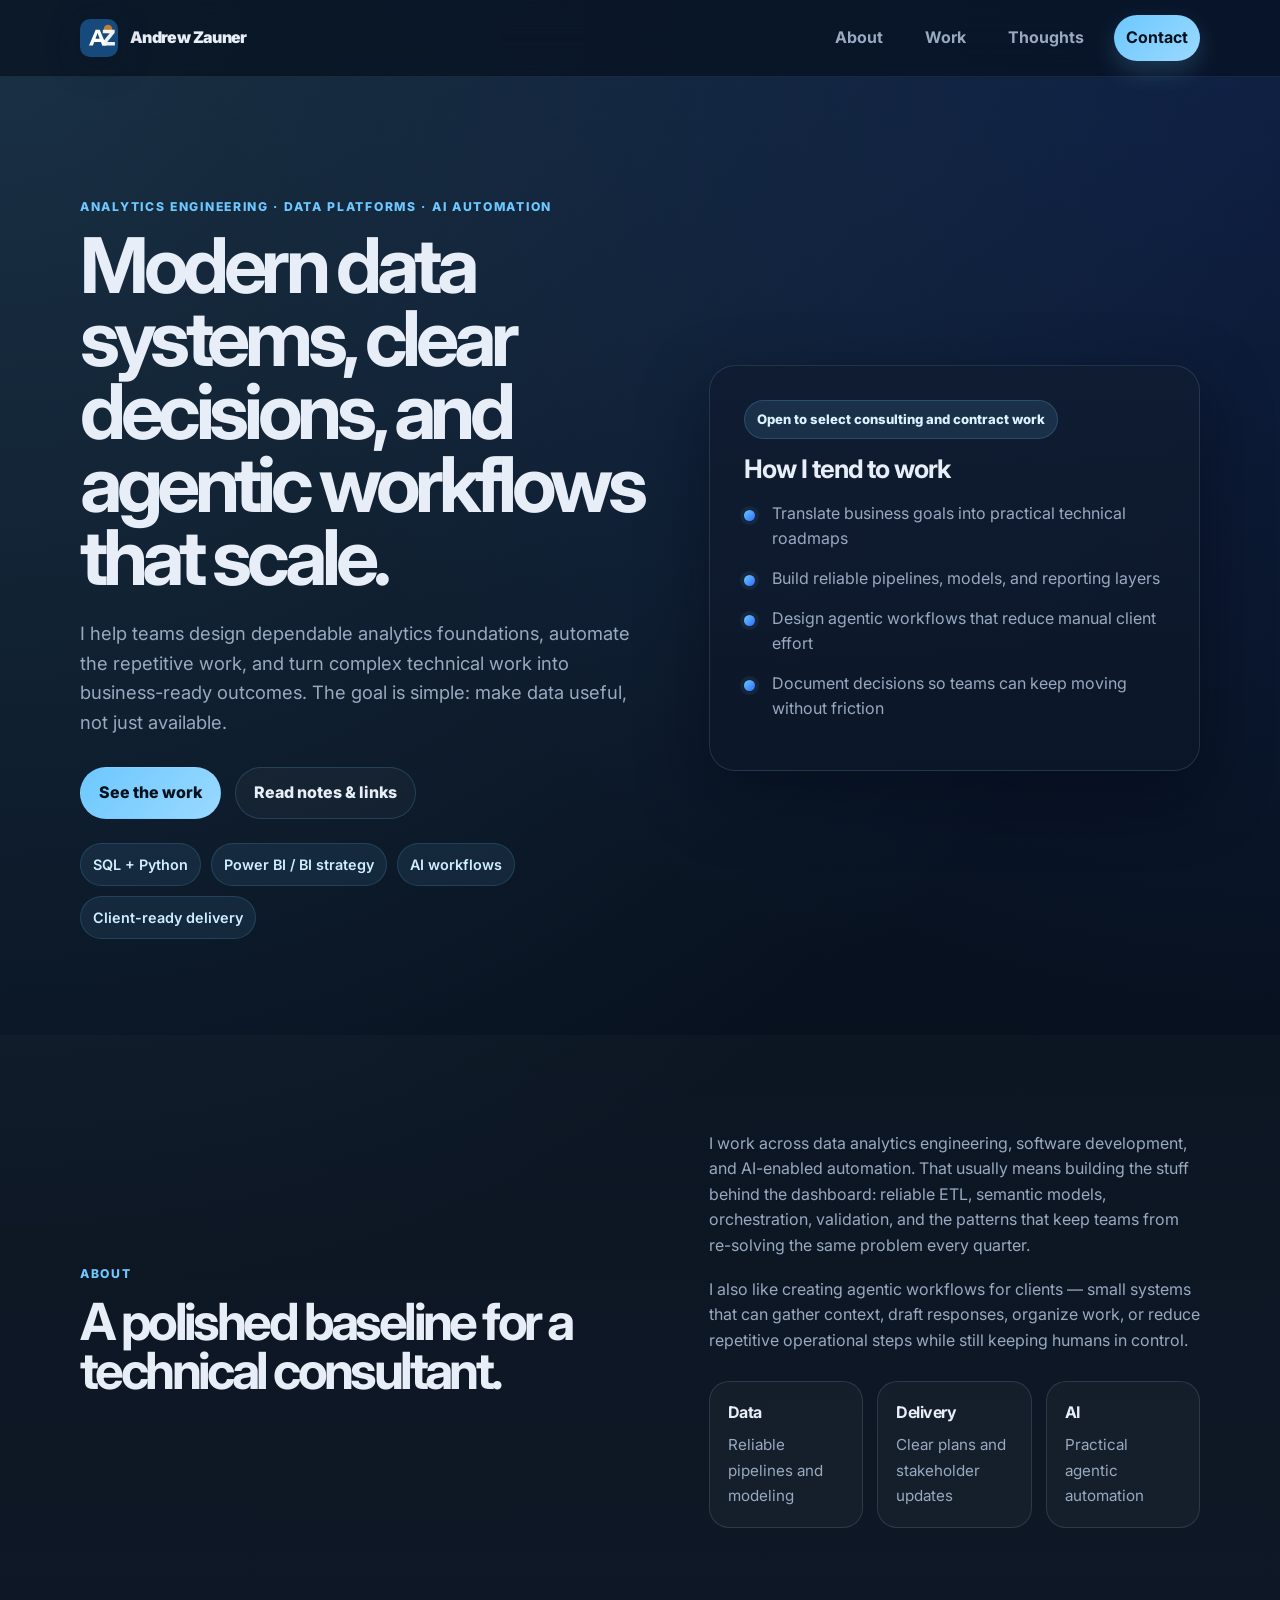
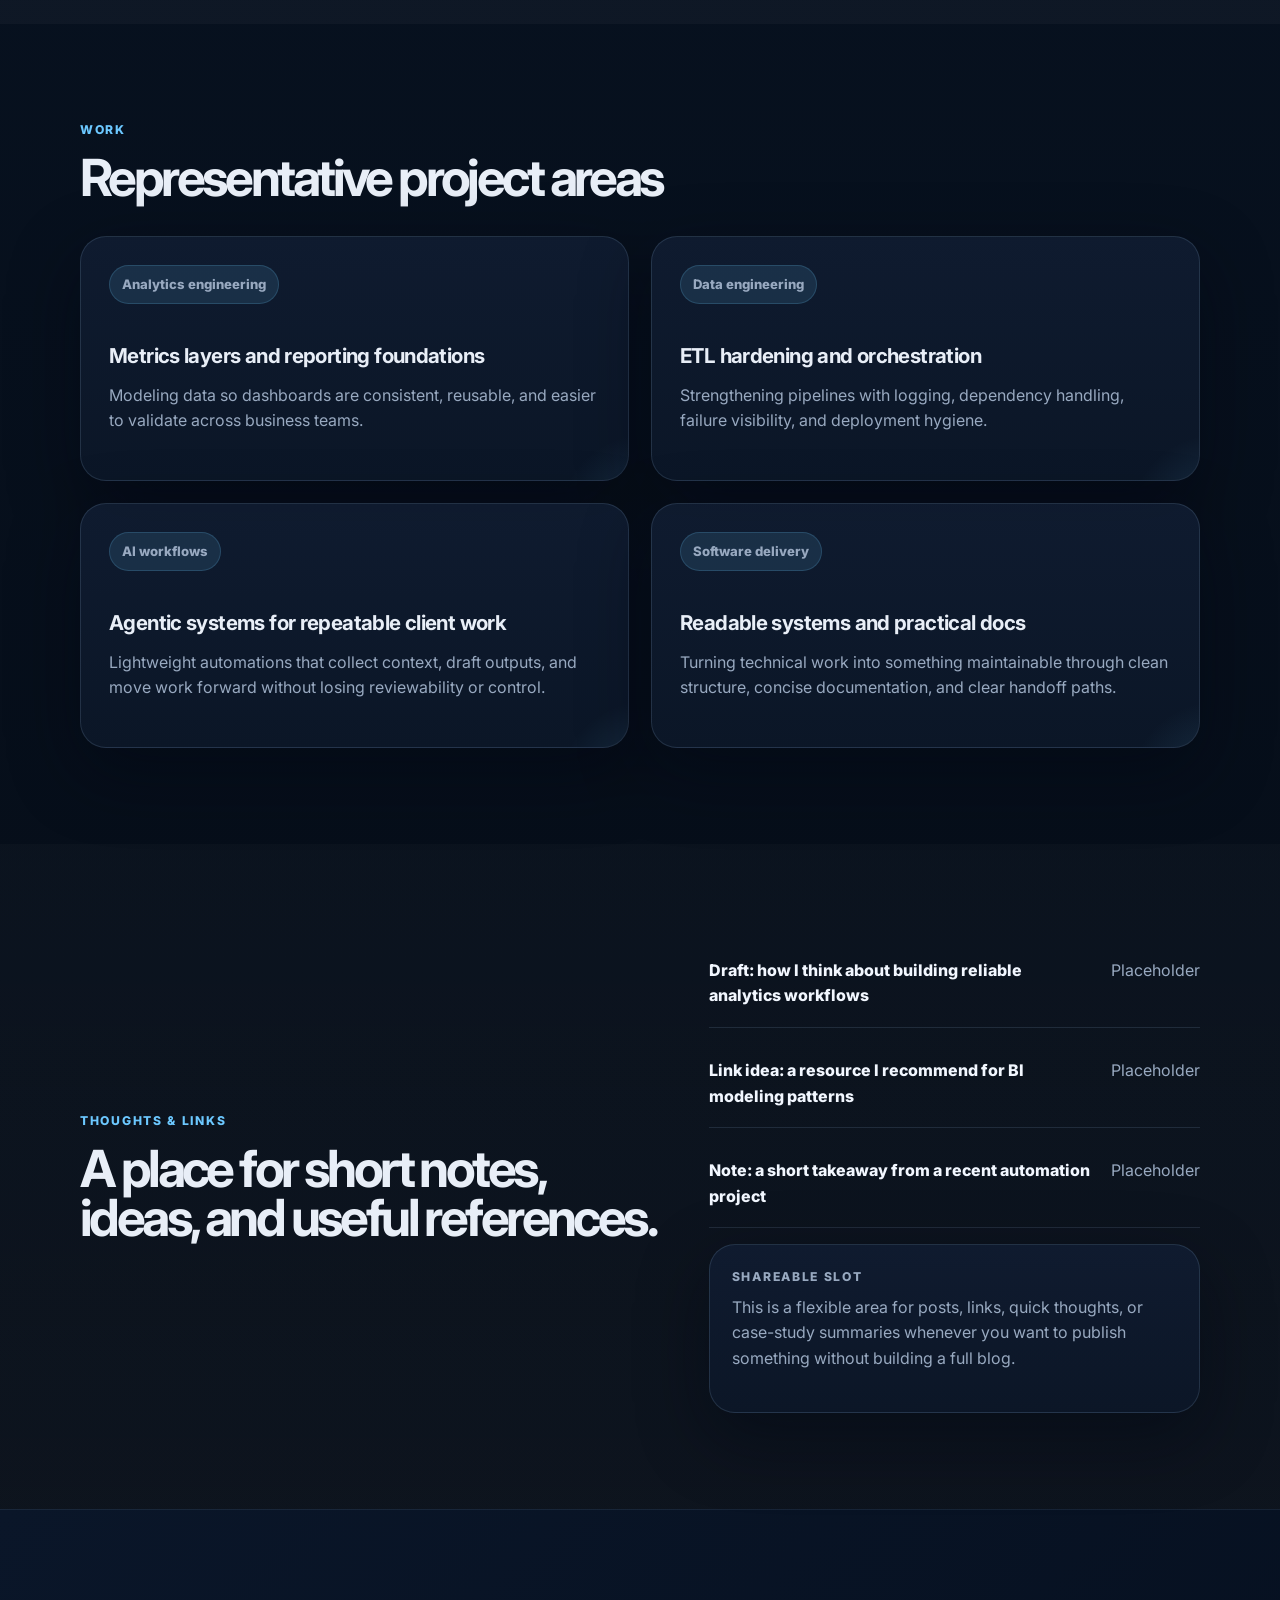
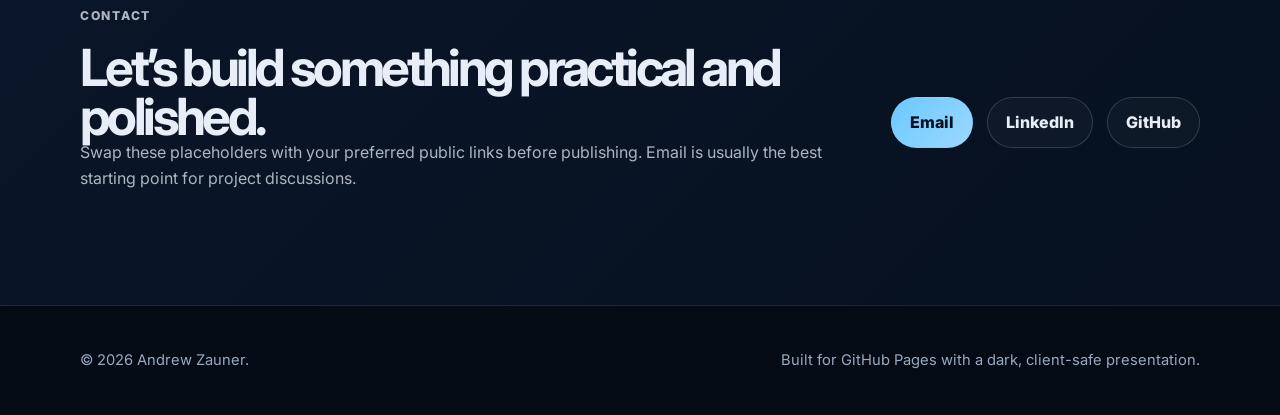
<file: index.html>
<!doctype html>
<html lang="en">
  <head>
    <meta charset="utf-8" />
    <meta name="viewport" content="width=device-width, initial-scale=1" />
    <meta
      name="description"
      content="Andrew Zauner builds polished data systems, analytics platforms, and AI-enabled workflows for modern teams."
    />
    <title>Andrew Zauner | Data, Analytics, and AI Systems</title>
    <link rel="preconnect" href="https://fonts.googleapis.com" />
    <link rel="preconnect" href="https://fonts.gstatic.com" crossorigin />
    <link href="https://fonts.googleapis.com/css2?family=Inter:wght@400;500;600;700;800;900&display=swap" rel="stylesheet" />
    <link rel="stylesheet" href="assets/css/styles.css" />
  </head>
  <body>
    <a class="skip-link" href="#main">Skip to content</a>

    <header class="site-header" data-header>
      <nav class="nav container" aria-label="Primary navigation">
        <a class="brand" href="#top" aria-label="Home">
          <img src="assets/img/avatar.svg" alt="" class="brand-mark" />
          <span>Andrew Zauner</span>
        </a>
        <button class="menu-toggle" type="button" aria-label="Toggle navigation" aria-expanded="false" data-menu-toggle>
          <span></span>
          <span></span>
          <span></span>
        </button>
        <div class="nav-links" data-nav-links>
          <a href="#about">About</a>
          <a href="#work">Work</a>
          <a href="#thoughts">Thoughts</a>
          <a href="#contact" class="nav-cta">Contact</a>
        </div>
      </nav>
    </header>

    <main id="main">
      <section id="top" class="hero section">
        <div class="container hero-grid">
          <div class="hero-copy">
            <p class="eyebrow">Analytics Engineering · Data Platforms · AI Automation</p>
            <h1>Modern data systems, clear decisions, and agentic workflows that scale.</h1>
            <p class="hero-text">
              I help teams design dependable analytics foundations, automate the repetitive work, and turn complex
              technical work into business-ready outcomes. The goal is simple: make data useful, not just available.
            </p>
            <div class="hero-actions">
              <a class="button primary" href="#work">See the work</a>
              <a class="button secondary" href="#thoughts">Read notes & links</a>
            </div>
            <div class="hero-badges" aria-label="Highlights">
              <span>SQL + Python</span>
              <span>Power BI / BI strategy</span>
              <span>AI workflows</span>
              <span>Client-ready delivery</span>
            </div>
          </div>

          <aside class="hero-card" aria-label="Profile summary">
            <div class="status-pill">Open to select consulting and contract work</div>
            <h2>How I tend to work</h2>
            <ul class="check-list">
              <li>Translate business goals into practical technical roadmaps</li>
              <li>Build reliable pipelines, models, and reporting layers</li>
              <li>Design agentic workflows that reduce manual client effort</li>
              <li>Document decisions so teams can keep moving without friction</li>
            </ul>
          </aside>
        </div>
      </section>

      <section id="about" class="section section-muted">
        <div class="container two-column">
          <div>
            <p class="eyebrow">About</p>
            <h2>A polished baseline for a technical consultant.</h2>
          </div>
          <div class="prose">
            <p>
              I work across data analytics engineering, software development, and AI-enabled automation. That usually
              means building the stuff behind the dashboard: reliable ETL, semantic models, orchestration, validation,
              and the patterns that keep teams from re-solving the same problem every quarter.
            </p>
            <p>
              I also like creating agentic workflows for clients — small systems that can gather context, draft
              responses, organize work, or reduce repetitive operational steps while still keeping humans in control.
            </p>
            <div class="mini-stats" aria-label="Core themes">
              <div>
                <strong>Data</strong>
                <span>Reliable pipelines and modeling</span>
              </div>
              <div>
                <strong>Delivery</strong>
                <span>Clear plans and stakeholder updates</span>
              </div>
              <div>
                <strong>AI</strong>
                <span>Practical agentic automation</span>
              </div>
            </div>
          </div>
        </div>
      </section>

      <section id="work" class="section">
        <div class="container">
          <div class="section-heading">
            <p class="eyebrow">Work</p>
            <h2>Representative project areas</h2>
          </div>
          <div class="card-grid two">
            <article class="card project-card">
              <p class="tag">Analytics engineering</p>
              <h3>Metrics layers and reporting foundations</h3>
              <p>
                Modeling data so dashboards are consistent, reusable, and easier to validate across business teams.
              </p>
            </article>
            <article class="card project-card">
              <p class="tag">Data engineering</p>
              <h3>ETL hardening and orchestration</h3>
              <p>
                Strengthening pipelines with logging, dependency handling, failure visibility, and deployment hygiene.
              </p>
            </article>
            <article class="card project-card">
              <p class="tag">AI workflows</p>
              <h3>Agentic systems for repeatable client work</h3>
              <p>
                Lightweight automations that collect context, draft outputs, and move work forward without losing
                reviewability or control.
              </p>
            </article>
            <article class="card project-card">
              <p class="tag">Software delivery</p>
              <h3>Readable systems and practical docs</h3>
              <p>
                Turning technical work into something maintainable through clean structure, concise documentation, and
                clear handoff paths.
              </p>
            </article>
          </div>
        </div>
      </section>

      <section id="thoughts" class="section section-muted">
        <div class="container two-column">
          <div>
            <p class="eyebrow">Thoughts & links</p>
            <h2>A place for short notes, ideas, and useful references.</h2>
          </div>
          <div class="thoughts-panel">
            <ul class="article-list">
              <li>
                <a href="#contact">Draft: how I think about building reliable analytics workflows</a>
                <span>Placeholder</span>
              </li>
              <li>
                <a href="#contact">Link idea: a resource I recommend for BI modeling patterns</a>
                <span>Placeholder</span>
              </li>
              <li>
                <a href="#contact">Note: a short takeaway from a recent automation project</a>
                <span>Placeholder</span>
              </li>
            </ul>
            <div class="thought-callout">
              <p class="eyebrow">Shareable slot</p>
              <p>
                This is a flexible area for posts, links, quick thoughts, or case-study summaries whenever you want to
                publish something without building a full blog.
              </p>
            </div>
          </div>
        </div>
      </section>

      <section id="contact" class="section section-dark">
        <div class="container contact-panel">
          <div>
            <p class="eyebrow">Contact</p>
            <h2>Let’s build something practical and polished.</h2>
            <p>
              Swap these placeholders with your preferred public links before publishing. Email is usually the best
              starting point for project discussions.
            </p>
          </div>
          <div class="contact-links">
            <a class="button light" href="mailto:you@example.com">Email</a>
            <a class="button outline-light" href="https://www.linkedin.com/" target="_blank" rel="noreferrer">LinkedIn</a>
            <a class="button outline-light" href="https://github.com/YOUR_GITHUB_USERNAME" target="_blank" rel="noreferrer">GitHub</a>
          </div>
        </div>
      </section>
    </main>

    <footer class="site-footer">
      <div class="container footer-inner">
        <p>&copy; <span data-year></span> Andrew Zauner.</p>
        <p>Built for GitHub Pages with a dark, client-safe presentation.</p>
      </div>
    </footer>

    <script src="assets/js/main.js"></script>
  </body>
</html>
</file>
<file: assets/css/styles.css>
:root {
  --bg: #07111f;
  --bg-alt: #0c1728;
  --surface: rgba(14, 25, 42, 0.88);
  --surface-strong: #101c31;
  --surface-muted: rgba(16, 28, 49, 0.72);
  --text: #e8eef7;
  --muted: #98a9c0;
  --brand: #6cc8ff;
  --brand-strong: #9ad9ff;
  --brand-deep: #2f6cff;
  --accent: #72d0ff;
  --border: rgba(140, 170, 205, 0.18);
  --border-strong: rgba(140, 170, 205, 0.34);
  --shadow: 0 24px 70px rgba(2, 7, 18, 0.45);
  --radius: 26px;
  --container: 1120px;
}

* {
  box-sizing: border-box;
}

html {
  scroll-behavior: smooth;
}

body {
  margin: 0;
  font-family: Inter, system-ui, -apple-system, BlinkMacSystemFont, "Segoe UI", sans-serif;
  color: var(--text);
  background:
    radial-gradient(circle at top left, rgba(108, 200, 255, 0.18), transparent 34%),
    radial-gradient(circle at top right, rgba(47, 108, 255, 0.18), transparent 28%),
    linear-gradient(180deg, #08101d 0%, var(--bg) 42%, #050b14 100%);
  line-height: 1.6;
  text-rendering: optimizeLegibility;
}

body::before {
  content: "";
  position: fixed;
  inset: 0;
  pointer-events: none;
  background-image: linear-gradient(rgba(255, 255, 255, 0.015) 1px, transparent 1px);
  background-size: 100% 28px;
  mask-image: linear-gradient(180deg, rgba(0, 0, 0, 0.45), transparent);
}

a {
  color: inherit;
  text-decoration: none;
}

img {
  display: block;
  max-width: 100%;
}

.container {
  width: min(100% - 40px, var(--container));
  margin: 0 auto;
}

.skip-link {
  position: absolute;
  left: -999px;
  top: 12px;
  z-index: 100;
  background: var(--brand);
  color: #04111c;
  padding: 10px 14px;
  border-radius: 999px;
  font-weight: 800;
}

.skip-link:focus {
  left: 12px;
}

.site-header {
  position: sticky;
  top: 0;
  z-index: 50;
  background: rgba(7, 17, 31, 0.7);
  backdrop-filter: blur(18px);
  border-bottom: 1px solid rgba(140, 170, 205, 0.12);
}

.nav {
  display: flex;
  align-items: center;
  justify-content: space-between;
  min-height: 76px;
}

.brand {
  display: inline-flex;
  align-items: center;
  gap: 12px;
  font-weight: 900;
  letter-spacing: -0.04em;
}

.brand-mark {
  width: 38px;
  height: 38px;
  flex: 0 0 auto;
  filter: drop-shadow(0 8px 16px rgba(8, 19, 34, 0.35));
}

.nav-links {
  display: flex;
  align-items: center;
  gap: 18px;
  color: var(--muted);
  font-weight: 700;
}

.nav-links a {
  padding: 10px 12px;
  border-radius: 999px;
  transition: background 180ms ease, color 180ms ease;
}

.nav-links a:hover,
.nav-links a.active {
  color: var(--text);
  background: rgba(108, 200, 255, 0.12);
}

.nav-cta {
  color: #04111c !important;
  background: linear-gradient(135deg, var(--brand) 0%, var(--brand-strong) 100%);
  box-shadow: 0 10px 24px rgba(108, 200, 255, 0.2);
}

.menu-toggle {
  display: none;
  border: 0;
  background: transparent;
  padding: 8px;
}

.menu-toggle span {
  display: block;
  width: 24px;
  height: 2px;
  margin: 5px 0;
  border-radius: 999px;
  background: var(--text);
}

.section {
  padding: 96px 0;
}

.section-muted {
  background: linear-gradient(180deg, rgba(255, 255, 255, 0.02), rgba(255, 255, 255, 0.03));
}

.section-dark {
  background: linear-gradient(135deg, #0a1629 0%, #061020 100%);
  border-top: 1px solid rgba(140, 170, 205, 0.12);
  border-bottom: 1px solid rgba(140, 170, 205, 0.12);
}

.hero {
  padding: 120px 0 96px;
}

.hero-grid,
.two-column {
  display: grid;
  grid-template-columns: 1.08fr 0.92fr;
  gap: 52px;
  align-items: center;
}

.hero h1,
.section h2,
.error-page h1 {
  margin: 0;
  font-size: clamp(2.55rem, 6vw, 5.15rem);
  line-height: 0.95;
  letter-spacing: -0.07em;
}

.section h2 {
  font-size: clamp(2rem, 4vw, 3.5rem);
}

.hero-text {
  max-width: 680px;
  margin: 24px 0 0;
  font-size: 1.15rem;
  color: var(--muted);
}

.eyebrow {
  margin: 0 0 14px;
  color: var(--brand);
  text-transform: uppercase;
  letter-spacing: 0.14em;
  font-weight: 800;
  font-size: 0.76rem;
}

.hero-actions,
.contact-links {
  display: flex;
  flex-wrap: wrap;
  gap: 14px;
  margin-top: 30px;
}

.hero-badges {
  display: flex;
  flex-wrap: wrap;
  gap: 10px;
  margin-top: 24px;
}

.hero-badges span {
  padding: 9px 12px;
  border-radius: 999px;
  background: rgba(108, 200, 255, 0.09);
  border: 1px solid rgba(108, 200, 255, 0.16);
  color: #cfeeff;
  font-size: 0.9rem;
  font-weight: 600;
}

.button {
  display: inline-flex;
  align-items: center;
  justify-content: center;
  min-height: 46px;
  padding: 12px 18px;
  border-radius: 999px;
  font-weight: 800;
  border: 1px solid transparent;
  transition: transform 180ms ease, box-shadow 180ms ease, background 180ms ease;
}

.button:hover {
  transform: translateY(-2px);
  box-shadow: 0 14px 28px rgba(8, 19, 34, 0.34);
}

.primary {
  color: #04111c;
  background: linear-gradient(135deg, var(--brand) 0%, var(--brand-strong) 100%);
}

.secondary {
  border-color: rgba(108, 200, 255, 0.18);
  color: var(--text);
  background: rgba(255, 255, 255, 0.03);
}

.light {
  background: linear-gradient(135deg, var(--brand) 0%, var(--brand-strong) 100%);
  color: #04111c;
}

.outline-light {
  border-color: rgba(255, 255, 255, 0.16);
  color: var(--text);
  background: rgba(255, 255, 255, 0.03);
}

.hero-card,
.card,
.thought-callout {
  background: linear-gradient(180deg, rgba(16, 28, 49, 0.92), rgba(12, 23, 40, 0.92));
  border: 1px solid var(--border);
  border-radius: var(--radius);
  box-shadow: var(--shadow);
}

.hero-card {
  padding: 34px;
}

.hero-card h2 {
  margin-top: 18px;
  font-size: 1.6rem;
  letter-spacing: -0.04em;
}

.status-pill,
.tag {
  display: inline-flex;
  align-items: center;
  width: fit-content;
  color: #d9f4ff;
  background: rgba(108, 200, 255, 0.12);
  border: 1px solid rgba(108, 200, 255, 0.18);
  padding: 8px 12px;
  border-radius: 999px;
  font-size: 0.82rem;
  font-weight: 800;
}

.check-list {
  padding: 0;
  margin: 20px 0 0;
  list-style: none;
}

.check-list li {
  position: relative;
  padding-left: 28px;
  margin: 14px 0;
  color: var(--muted);
}

.check-list li::before {
  content: "";
  position: absolute;
  left: 0;
  top: 9px;
  width: 11px;
  height: 11px;
  border-radius: 999px;
  background: linear-gradient(135deg, var(--brand) 0%, var(--brand-deep) 100%);
  box-shadow: 0 0 0 4px rgba(108, 200, 255, 0.08);
}

.prose p,
.card p,
.contact-panel p,
.error-page p,
.thought-callout p {
  color: var(--muted);
  margin: 0 0 18px;
}

.section-dark .eyebrow,
.section-dark p {
  color: rgba(232, 238, 247, 0.74);
}

.section-heading {
  max-width: 760px;
  margin-bottom: 34px;
}

.card-grid {
  display: grid;
  gap: 22px;
}

.card-grid.two {
  grid-template-columns: repeat(2, 1fr);
}

.card {
  padding: 28px;
}

.card h3 {
  margin: 18px 0 10px;
  font-size: 1.28rem;
  letter-spacing: -0.03em;
}

.project-card {
  position: relative;
  overflow: hidden;
}

.project-card::after {
  content: "";
  position: absolute;
  inset: auto -20% -55% auto;
  width: 180px;
  height: 180px;
  border-radius: 999px;
  background: radial-gradient(circle, rgba(108, 200, 255, 0.16), transparent 70%);
  pointer-events: none;
}

.mini-stats {
  display: grid;
  grid-template-columns: repeat(3, 1fr);
  gap: 14px;
  margin-top: 28px;
}

.mini-stats div {
  padding: 18px;
  border-radius: 20px;
  background: rgba(255, 255, 255, 0.03);
  border: 1px solid var(--border);
}

.mini-stats strong {
  display: block;
  margin-bottom: 6px;
  color: var(--text);
  letter-spacing: -0.03em;
}

.mini-stats span {
  color: var(--muted);
  font-size: 0.95rem;
}

.thoughts-panel {
  display: grid;
  gap: 16px;
}

.article-list {
  display: grid;
  gap: 12px;
  padding: 0;
  margin: 0;
  list-style: none;
}

.article-list li {
  display: flex;
  justify-content: space-between;
  gap: 20px;
  padding: 18px 0;
  border-bottom: 1px solid rgba(140, 170, 205, 0.16);
}

.article-list a {
  font-weight: 800;
  color: #f2f7ff;
}

.article-list a:hover {
  color: var(--brand-strong);
}

.article-list span {
  white-space: nowrap;
  color: var(--muted);
}

.thought-callout {
  padding: 22px;
}

.thought-callout .eyebrow {
  margin-bottom: 8px;
}

.contact-panel {
  display: grid;
  grid-template-columns: 1fr auto;
  gap: 40px;
  align-items: center;
}

.site-footer {
  padding: 28px 0;
  color: var(--muted);
}

.footer-inner {
  display: flex;
  align-items: center;
  justify-content: space-between;
  gap: 20px;
  font-size: 0.92rem;
}

.error-page {
  min-height: 100vh;
  display: grid;
  align-content: center;
  justify-items: start;
}

@media (max-width: 900px) {
  .mini-stats {
    grid-template-columns: 1fr;
  }
}

@media (max-width: 800px) {
  .menu-toggle {
    display: block;
  }

  .nav-links {
    position: absolute;
    inset: 76px 20px auto 20px;
    display: none;
    flex-direction: column;
    align-items: stretch;
    gap: 8px;
    padding: 18px;
    background: rgba(10, 19, 34, 0.98);
    border: 1px solid var(--border);
    border-radius: 20px;
    box-shadow: var(--shadow);
  }

  .nav-links.open {
    display: flex;
  }

  .hero-grid,
  .two-column,
  .contact-panel,
  .card-grid.two {
    grid-template-columns: 1fr;
  }

  .section,
  .hero {
    padding: 72px 0;
  }

  .footer-inner,
  .article-list li {
    flex-direction: column;
    align-items: flex-start;
  }
}
</file>
